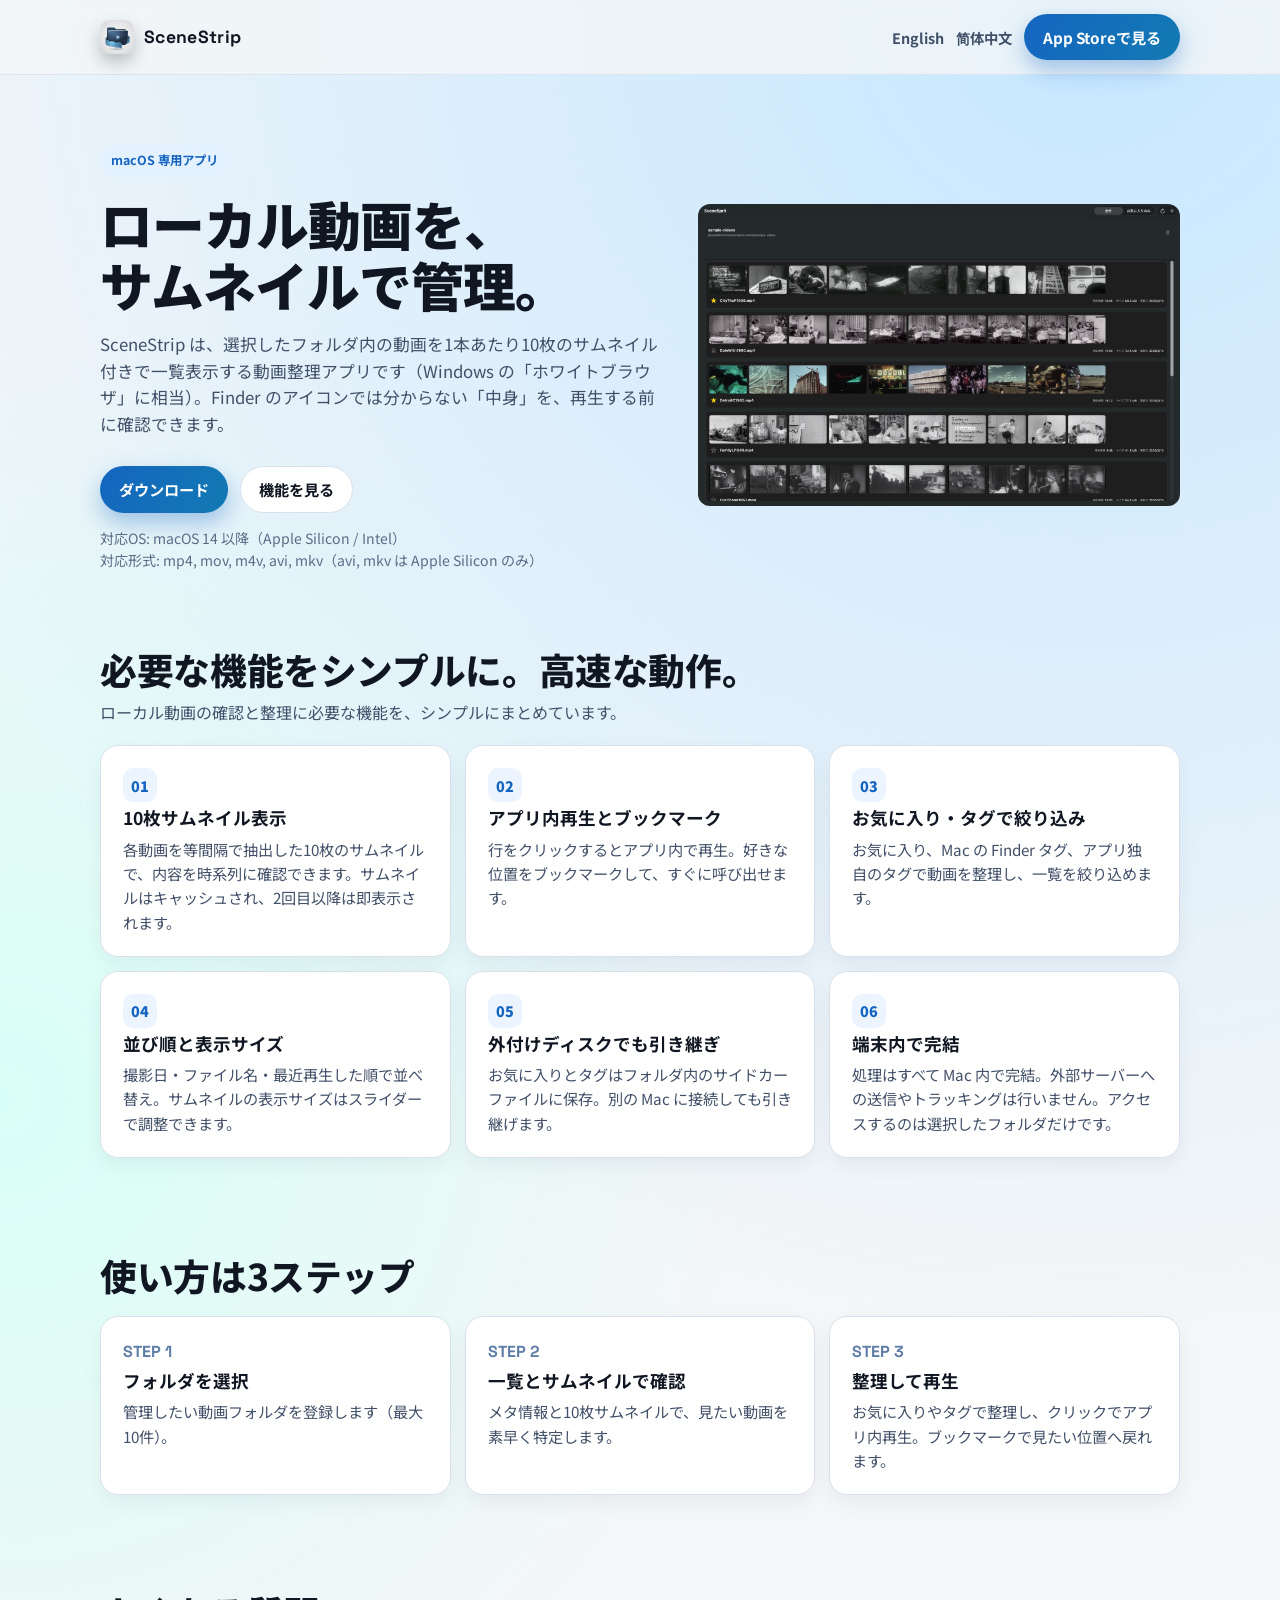
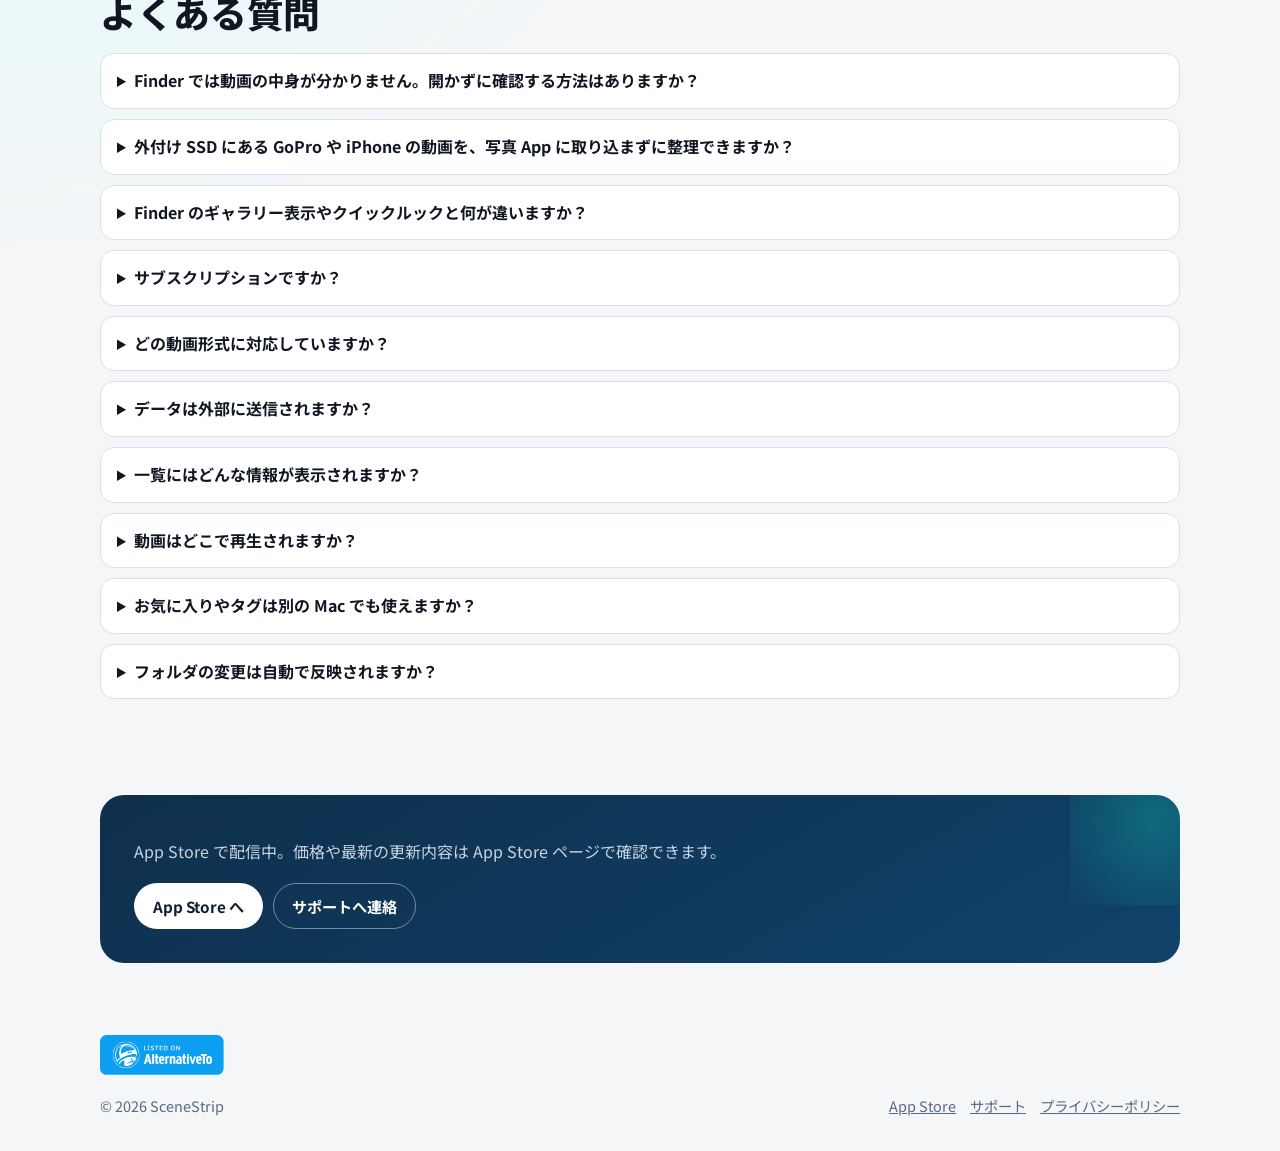
<file: public/index.html>
<!doctype html>
<html lang="ja">
  <head>
    <meta charset="UTF-8" />
    <meta name="viewport" content="width=device-width, initial-scale=1.0" />
    <meta name="google-site-verification" content="QAWB_DFqbJ67yoJN5sh-e6iWXcxPh6-TODOH9izL2sg" />
    <title>SceneStrip | Macで動画をサムネイル一覧で整理・確認するアプリ</title>
    <meta name="description" content="SceneStrip は、フォルダ内のローカル動画を1本あたり10枚のサムネイル付きで一覧表示し、再生前に中身を確認できる macOS 用の動画整理アプリです。お気に入り・Finderタグ・ブックマークに対応。処理はすべて Mac 内で完結します。" />
    <link rel="canonical" href="https://scene-strip.pages.dev/" />
    <link rel="alternate" hreflang="ja" href="https://scene-strip.pages.dev/" />
    <link rel="alternate" hreflang="en" href="https://scene-strip.pages.dev/en/" />
    <link rel="alternate" hreflang="zh-Hans" href="https://scene-strip.pages.dev/zh/" />
    <link rel="alternate" hreflang="x-default" href="https://scene-strip.pages.dev/en/" />
    <meta property="og:site_name" content="SceneStrip" />
    <meta property="og:title" content="SceneStrip | Macで動画をサムネイル一覧で整理・確認するアプリ" />
    <meta property="og:description" content="SceneStrip は、フォルダ内のローカル動画を1本あたり10枚のサムネイル付きで一覧表示し、再生前に中身を確認できる macOS 用の動画整理アプリです。お気に入り・Finderタグ・ブックマークに対応。処理はすべて Mac 内で完結します。" />
    <meta property="og:type" content="website" />
    <meta property="og:url" content="https://scene-strip.pages.dev/" />
    <meta property="og:image" content="https://scene-strip.pages.dev/assets/og.png" />
    <meta property="og:image:width" content="1200" />
    <meta property="og:image:height" content="630" />
    <meta property="og:locale" content="ja_JP" />
    <meta name="twitter:card" content="summary_large_image" />
    <meta name="twitter:title" content="SceneStrip | Macで動画をサムネイル一覧で整理・確認するアプリ" />
    <meta name="twitter:description" content="SceneStrip は、フォルダ内のローカル動画を1本あたり10枚のサムネイル付きで一覧表示し、再生前に中身を確認できる macOS 用の動画整理アプリです。お気に入り・Finderタグ・ブックマークに対応。処理はすべて Mac 内で完結します。" />
    <meta name="twitter:image" content="https://scene-strip.pages.dev/assets/og.png" />
    <meta name="theme-color" content="#102030" />
    <link rel="icon" type="image/png" href="assets/scenestrip-app-icon.png" />
    <link rel="apple-touch-icon" href="assets/scenestrip-app-icon.png" />

    <link rel="preconnect" href="https://fonts.googleapis.com" />
    <link rel="preconnect" href="https://fonts.gstatic.com" crossorigin />
    <link
      href="https://fonts.googleapis.com/css2?family=Noto+Sans+JP:wght@400;500;700;900&family=Space+Grotesk:wght@500;700&display=swap"
      rel="stylesheet"
    />
    <link rel="stylesheet" href="assets/site.css" />
    <script type="application/ld+json">
{
  "@context": "https://schema.org",
  "@type": "SoftwareApplication",
  "name": "SceneStrip",
  "operatingSystem": "macOS 14.0 or later",
  "applicationCategory": "MultimediaApplication",
  "description": "SceneStrip は、フォルダ内のローカル動画を1本あたり10枚のサムネイル付きで一覧表示し、再生前に中身を確認できる macOS 用の動画整理アプリです。お気に入り・Finderタグ・ブックマークに対応。処理はすべて Mac 内で完結します。",
  "url": "https://scene-strip.pages.dev/",
  "image": "https://scene-strip.pages.dev/assets/og.png",
  "installUrl": "https://apps.apple.com/app/id6759131614",
  "author": {
    "@type": "Person",
    "name": "Shinichi Nomura"
  },
  "inLanguage": "ja",
  "sameAs": [
    "https://apps.apple.com/app/id6759131614",
    "https://alternativeto.net/software/scenestrip/"
  ],
  "offers": {
    "@type": "Offer",
    "price": "0",
    "priceCurrency": "JPY",
    "category": "Free with in-app purchase",
    "description": "ダウンロードは無料。管理フォルダ 1 つまで無料で、アプリ内課金（買い切り）で最大 10 フォルダまで解放。",
    "availability": "https://schema.org/InStock",
    "url": "https://apps.apple.com/app/id6759131614"
  }
}
    </script>
    <script type="application/ld+json">
{
  "@context": "https://schema.org",
  "@type": "FAQPage",
  "inLanguage": "ja",
  "mainEntity": [
    {
      "@type": "Question",
      "name": "Finder では動画の中身が分かりません。開かずに確認する方法はありますか？",
      "acceptedAnswer": {
        "@type": "Answer",
        "text": "Finder のアイコンに出るのは先頭付近の 1 コマだけです。SceneStrip はフォルダを登録すると、動画 1 本ごとに最初から最後までを等間隔に抜いた 10 コマを横に並べるので、どのあたりに何が写っているかを再生せずに確認できます。"
      }
    },
    {
      "@type": "Question",
      "name": "外付け SSD にある GoPro や iPhone の動画を、写真 App に取り込まずに整理できますか？",
      "acceptedAnswer": {
        "@type": "Answer",
        "text": "できます。SceneStrip はフォルダをその場で読むだけで、ライブラリへの取り込みやコピーはしません。お気に入りとタグはフォルダ内のサイドカーファイルに保存されるので、SSD ごと別の Mac につないでもそのまま使えます。"
      }
    },
    {
      "@type": "Question",
      "name": "Finder のギャラリー表示やクイックルックと何が違いますか？",
      "acceptedAnswer": {
        "@type": "Answer",
        "text": "ギャラリー表示やクイックルックは 1 本ずつ再生して確認する仕組みです。SceneStrip はフォルダ内の全動画の 10 コマを一覧に並べ、一度作ったサムネイルはキャッシュするので 2 回目以降はすぐ表示されます。お気に入りやタグでの絞り込み、並び替えもできます。"
      }
    },
    {
      "@type": "Question",
      "name": "サブスクリプションですか？",
      "acceptedAnswer": {
        "@type": "Answer",
        "text": "いいえ。ダウンロードは無料で、管理フォルダ 1 つまでは無料で使えます。フォルダを 10 まで登録するには、アプリ内課金（1 回だけの買い切り）で全機能を解放します。価格は App Store ページに表示されます。"
      }
    },
    {
      "@type": "Question",
      "name": "どの動画形式に対応していますか？",
      "acceptedAnswer": {
        "@type": "Answer",
        "text": "標準対応は mp4, mov, m4v, avi, mkv です。avi / mkv は Apple Silicon 環境で対応します。"
      }
    },
    {
      "@type": "Question",
      "name": "データは外部に送信されますか？",
      "acceptedAnswer": {
        "@type": "Answer",
        "text": "いいえ。処理は端末内で完結し、外部サーバー送信やトラッキングは行いません。"
      }
    },
    {
      "@type": "Question",
      "name": "一覧にはどんな情報が表示されますか？",
      "acceptedAnswer": {
        "@type": "Answer",
        "text": "ファイル名、パス、サイズ、更新日時、再生時間、解像度を表示します。"
      }
    },
    {
      "@type": "Question",
      "name": "動画はどこで再生されますか？",
      "acceptedAnswer": {
        "@type": "Answer",
        "text": "行クリックでアプリ内プレイヤーが開きます。設定で macOS の既定アプリで開くように変更することもできます。"
      }
    },
    {
      "@type": "Question",
      "name": "お気に入りやタグは別の Mac でも使えますか？",
      "acceptedAnswer": {
        "@type": "Answer",
        "text": "はい。お気に入りとアプリ独自タグは管理フォルダ内のサイドカーファイルに保存されるため、外付けディスクごと別の Mac に接続しても引き継がれます。"
      }
    },
    {
      "@type": "Question",
      "name": "フォルダの変更は自動で反映されますか？",
      "acceptedAnswer": {
        "@type": "Answer",
        "text": "いいえ。ツールバーの「更新」で差分（追加・変更・削除）だけを再走査します。"
      }
    }
  ]
}
    </script>
  </head>
  <body>
    <header class="topbar">
      <div class="wrap topbar-inner">
        <div class="brand">
          <span class="brand-mark">
            <img src="assets/scenestrip-app-icon.png" alt="SceneStrip icon" />
          </span>
          SceneStrip
        </div>
        <div class="topbar-actions">
          <a class="lang-link" href="en/">English</a>
          <a class="lang-link" href="zh/">简体中文</a>
          <a class="btn btn-primary" href="https://apps.apple.com/jp/app/apple-store/id6759131614?pt=271041&ct=lp-ja&mt=8" target="_blank" rel="noreferrer">App Storeで見る</a>
        </div>
      </div>
    </header>

    <main>
      <section class="hero">
        <div class="wrap hero-grid">
          <div class="reveal">
            <span class="pill">macOS 専用アプリ</span>
            <h1>ローカル動画を、<br />サムネイルで管理。</h1>
            <p>
              SceneStrip は、選択したフォルダ内の動画を1本あたり10枚のサムネイル付きで一覧表示する動画整理アプリです（Windows の「ホワイトブラウザ」に相当）。Finder のアイコンでは分からない「中身」を、再生する前に確認できます。
            </p>
            <div class="hero-actions">
              <a class="btn btn-primary" id="download" href="https://apps.apple.com/jp/app/apple-store/id6759131614?pt=271041&ct=lp-ja&mt=8" target="_blank" rel="noreferrer">ダウンロード</a>
              <a class="btn btn-secondary" href="#features">機能を見る</a>
            </div>
            <div class="hero-note">
              対応OS: macOS 14 以降（Apple Silicon / Intel）<br />対応形式: mp4, mov, m4v, avi, mkv（avi, mkv は Apple Silicon のみ）
            </div>
          </div>

          <aside class="preview reveal d-1" aria-label="SceneStrip の画面（日本語）">
            <img class="preview-shot" src="assets/ja.png" alt="SceneStrip の画面（日本語）" width="3420" height="2146" loading="eager" />
          </aside>
        </div>
      </section>

      <section id="features">
        <div class="wrap">
          <div class="section-head reveal">
            <h2>必要な機能をシンプルに。高速な動作。</h2>
            <p class="lead">ローカル動画の確認と整理に必要な機能を、シンプルにまとめています。</p>
          </div>

          <div class="feature-grid">
            <article class="card reveal d-1">
              <div class="badge">01</div>
              <h3>10枚サムネイル表示</h3>
              <p>各動画を等間隔で抽出した10枚のサムネイルで、内容を時系列に確認できます。サムネイルはキャッシュされ、2回目以降は即表示されます。</p>
            </article>
            <article class="card reveal d-1">
              <div class="badge">02</div>
              <h3>アプリ内再生とブックマーク</h3>
              <p>行をクリックするとアプリ内で再生。好きな位置をブックマークして、すぐに呼び出せます。</p>
            </article>
            <article class="card reveal d-1">
              <div class="badge">03</div>
              <h3>お気に入り・タグで絞り込み</h3>
              <p>お気に入り、Mac の Finder タグ、アプリ独自のタグで動画を整理し、一覧を絞り込めます。</p>
            </article>
            <article class="card reveal d-1">
              <div class="badge">04</div>
              <h3>並び順と表示サイズ</h3>
              <p>撮影日・ファイル名・最近再生した順で並べ替え。サムネイルの表示サイズはスライダーで調整できます。</p>
            </article>
            <article class="card reveal d-1">
              <div class="badge">05</div>
              <h3>外付けディスクでも引き継ぎ</h3>
              <p>お気に入りとタグはフォルダ内のサイドカーファイルに保存。別の Mac に接続しても引き継げます。</p>
            </article>
            <article class="card reveal d-1">
              <div class="badge">06</div>
              <h3>端末内で完結</h3>
              <p>処理はすべて Mac 内で完結。外部サーバーへの送信やトラッキングは行いません。アクセスするのは選択したフォルダだけです。</p>
            </article>
          </div>
        </div>
      </section>

      <section>
        <div class="wrap">
          <div class="section-head reveal">
            <h2>使い方は3ステップ</h2>
          </div>
          <div class="steps">
            <article class="card reveal d-1">
              <div class="step-number">STEP 1</div>
              <h3>フォルダを選択</h3>
              <p>管理したい動画フォルダを登録します（最大10件）。</p>
            </article>
            <article class="card reveal d-1">
              <div class="step-number">STEP 2</div>
              <h3>一覧とサムネイルで確認</h3>
              <p>メタ情報と10枚サムネイルで、見たい動画を素早く特定します。</p>
            </article>
            <article class="card reveal d-1">
              <div class="step-number">STEP 3</div>
              <h3>整理して再生</h3>
              <p>お気に入りやタグで整理し、クリックでアプリ内再生。ブックマークで見たい位置へ戻れます。</p>
            </article>
          </div>
        </div>
      </section>

      <section id="faq">
        <div class="wrap">
          <div class="section-head reveal">
            <h2>よくある質問</h2>
          </div>
          <div class="faq">
            <details class="reveal d-1">
              <summary>Finder では動画の中身が分かりません。開かずに確認する方法はありますか？</summary>
              <p>Finder のアイコンに出るのは先頭付近の 1 コマだけです。SceneStrip はフォルダを登録すると、動画 1 本ごとに最初から最後までを等間隔に抜いた 10 コマを横に並べるので、どのあたりに何が写っているかを再生せずに確認できます。</p>
            </details>
            <details class="reveal d-1">
              <summary>外付け SSD にある GoPro や iPhone の動画を、写真 App に取り込まずに整理できますか？</summary>
              <p>できます。SceneStrip はフォルダをその場で読むだけで、ライブラリへの取り込みやコピーはしません。お気に入りとタグはフォルダ内のサイドカーファイルに保存されるので、SSD ごと別の Mac につないでもそのまま使えます。</p>
            </details>
            <details class="reveal d-1">
              <summary>Finder のギャラリー表示やクイックルックと何が違いますか？</summary>
              <p>ギャラリー表示やクイックルックは 1 本ずつ再生して確認する仕組みです。SceneStrip はフォルダ内の全動画の 10 コマを一覧に並べ、一度作ったサムネイルはキャッシュするので 2 回目以降はすぐ表示されます。お気に入りやタグでの絞り込み、並び替えもできます。</p>
            </details>
            <details class="reveal d-1">
              <summary>サブスクリプションですか？</summary>
              <p>いいえ。ダウンロードは無料で、管理フォルダ 1 つまでは無料で使えます。フォルダを 10 まで登録するには、アプリ内課金（1 回だけの買い切り）で全機能を解放します。価格は App Store ページに表示されます。</p>
            </details>
            <details class="reveal d-1">
              <summary>どの動画形式に対応していますか？</summary>
              <p>標準対応は mp4, mov, m4v, avi, mkv です。avi / mkv は Apple Silicon 環境で対応します。</p>
            </details>
            <details class="reveal d-1">
              <summary>データは外部に送信されますか？</summary>
              <p>いいえ。処理は端末内で完結し、外部サーバー送信やトラッキングは行いません。</p>
            </details>
            <details class="reveal d-1">
              <summary>一覧にはどんな情報が表示されますか？</summary>
              <p>ファイル名、パス、サイズ、更新日時、再生時間、解像度を表示します。</p>
            </details>
            <details class="reveal d-1">
              <summary>動画はどこで再生されますか？</summary>
              <p>行クリックでアプリ内プレイヤーが開きます。設定で macOS の既定アプリで開くように変更することもできます。</p>
            </details>
            <details class="reveal d-1">
              <summary>お気に入りやタグは別の Mac でも使えますか？</summary>
              <p>はい。お気に入りとアプリ独自タグは管理フォルダ内のサイドカーファイルに保存されるため、外付けディスクごと別の Mac に接続しても引き継がれます。</p>
            </details>
            <details class="reveal d-1">
              <summary>フォルダの変更は自動で反映されますか？</summary>
              <p>いいえ。ツールバーの「更新」で差分（追加・変更・削除）だけを再走査します。</p>
            </details>
          </div>
        </div>
      </section>

      <section>
        <div class="wrap">
          <div class="cta reveal d-2">
            <p>App Store で配信中。価格や最新の更新内容は App Store ページで確認できます。</p>
            <div class="cta-actions">
              <a class="btn btn-light" href="https://apps.apple.com/jp/app/apple-store/id6759131614?pt=271041&ct=lp-ja&mt=8" target="_blank" rel="noreferrer">App Store へ</a>
              <a class="btn btn-ghost" href="support/">サポートへ連絡</a>
            </div>
          </div>
        </div>
      </section>
    </main>

    <footer>
      <div class="wrap footer-badges">
        <a href="https://alternativeto.net/software/scenestrip/about/?utm_source=badge&amp;utm_medium=referral" target="_blank" rel="noreferrer">
          <img src="assets/alternativeto-badge.svg" alt="SceneStrip | AlternativeTo" width="124" height="40" loading="lazy" />
        </a>
      </div>
      <div class="wrap footer-row">
        <div>© 2026 SceneStrip</div>
        <nav class="footer-links" aria-label="フッターリンク">
          <a href="https://apps.apple.com/jp/app/apple-store/id6759131614?pt=271041&ct=lp-ja&mt=8" target="_blank" rel="noreferrer">App Store</a>
          <a href="support/">サポート</a>
          <a href="https://docs.google.com/document/d/150o3WdF3f2SHwpboAF20QNckcXBUy5A-2OUkiviFxxc/edit?tab=t.0#heading=h.ix85kdkygujk" target="_blank" rel="noreferrer">プライバシーポリシー</a>
        </nav>
      </div>
    </footer>
  </body>
</html>
</file>
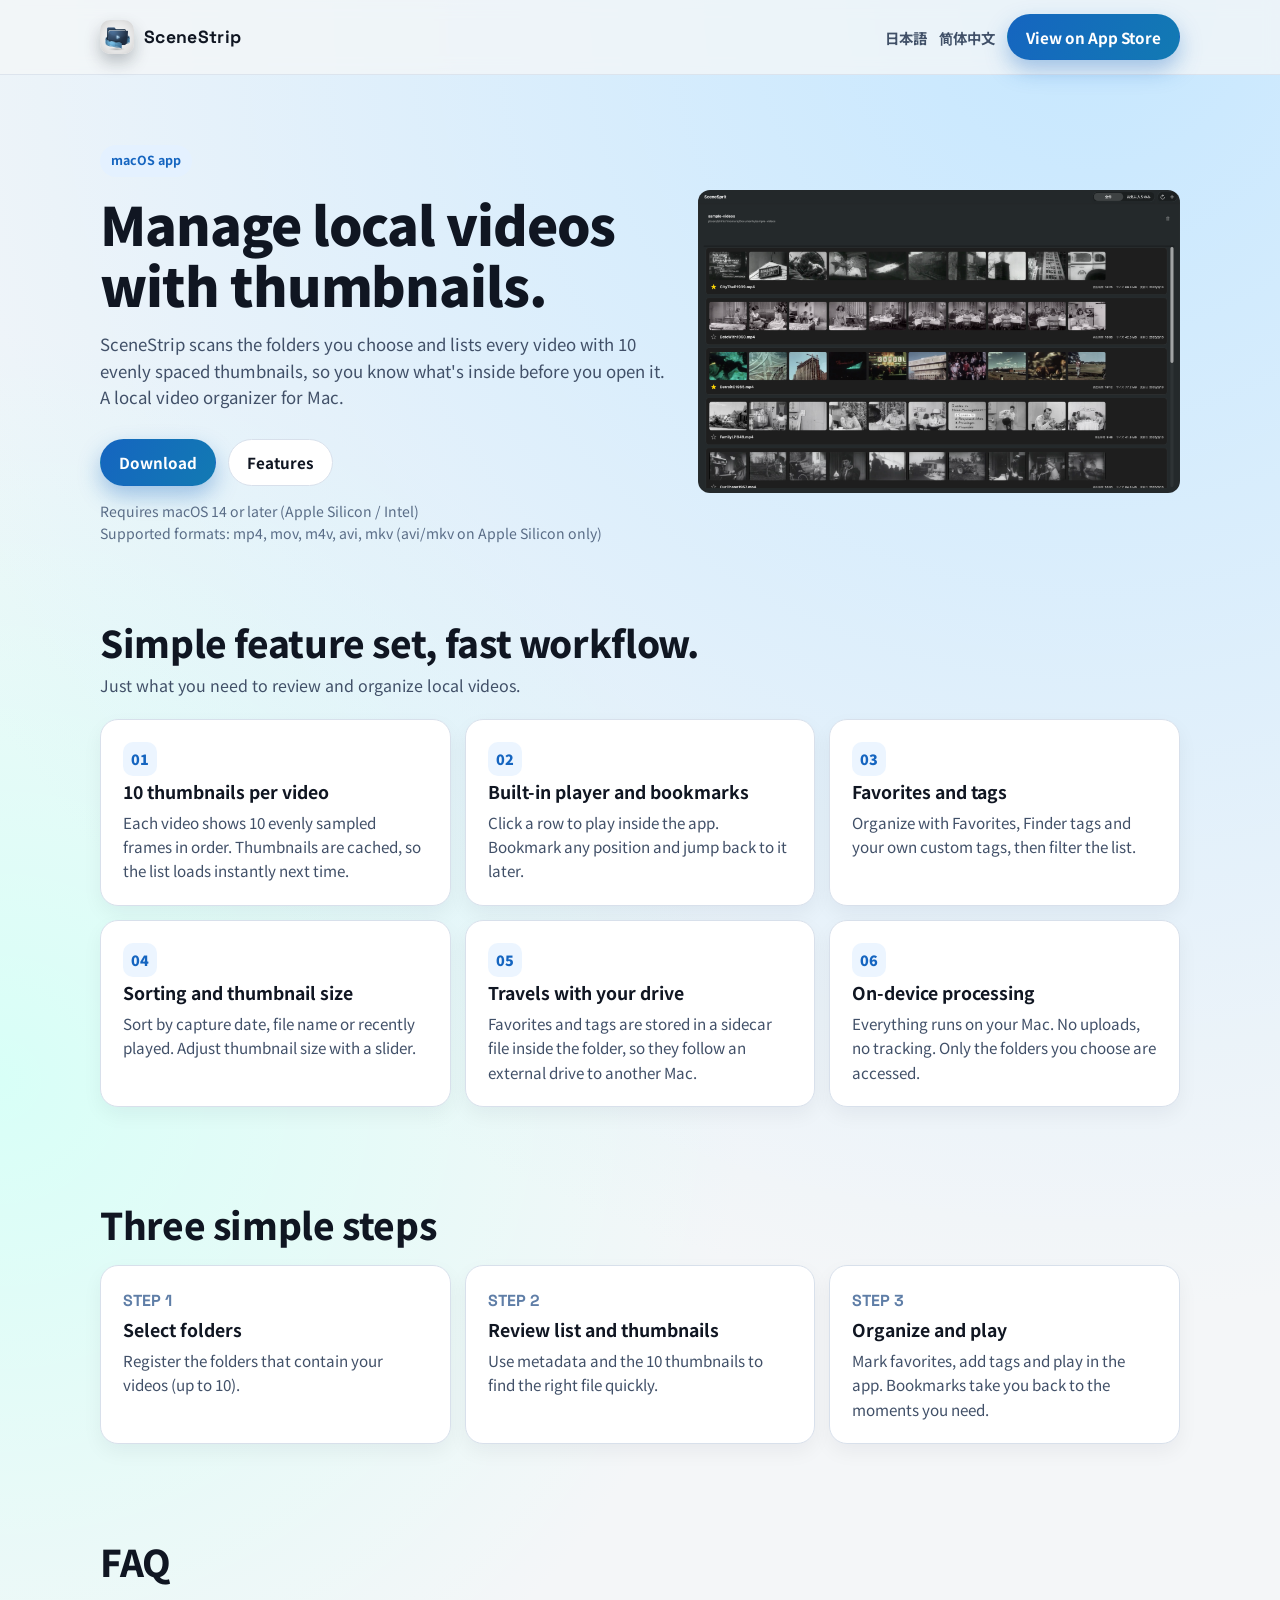
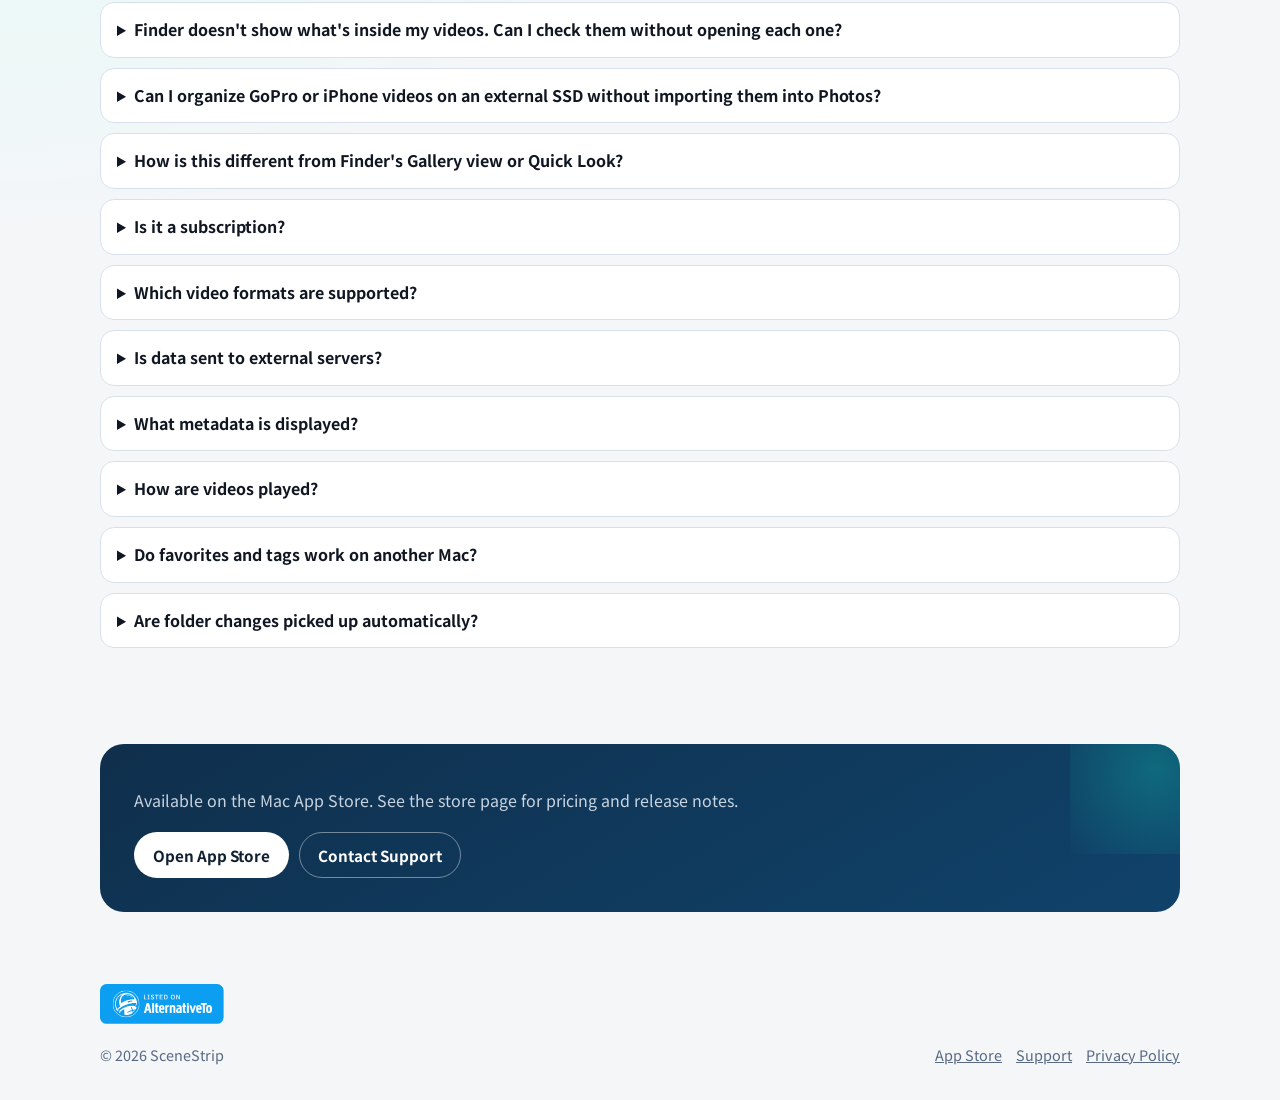
<file: public/en/index.html>
<!doctype html>
<html lang="en">
  <head>
    <meta charset="UTF-8" />
    <meta name="viewport" content="width=device-width, initial-scale=1.0" />
    <meta name="google-site-verification" content="QAWB_DFqbJ67yoJN5sh-e6iWXcxPh6-TODOH9izL2sg" />
    <title>SceneStrip | Video thumbnail browser and organizer for Mac</title>
    <meta name="description" content="SceneStrip lists the local videos in your folders with 10 thumbnails per file, so you can see what's inside before you press play. Favorites, Finder tags and bookmarks included. Everything runs on your Mac." />
    <link rel="canonical" href="https://scene-strip.pages.dev/en/" />
    <link rel="alternate" hreflang="ja" href="https://scene-strip.pages.dev/" />
    <link rel="alternate" hreflang="en" href="https://scene-strip.pages.dev/en/" />
    <link rel="alternate" hreflang="zh-Hans" href="https://scene-strip.pages.dev/zh/" />
    <link rel="alternate" hreflang="x-default" href="https://scene-strip.pages.dev/en/" />
    <meta property="og:site_name" content="SceneStrip" />
    <meta property="og:title" content="SceneStrip | Video thumbnail browser and organizer for Mac" />
    <meta property="og:description" content="SceneStrip lists the local videos in your folders with 10 thumbnails per file, so you can see what's inside before you press play. Favorites, Finder tags and bookmarks included. Everything runs on your Mac." />
    <meta property="og:type" content="website" />
    <meta property="og:url" content="https://scene-strip.pages.dev/en/" />
    <meta property="og:image" content="https://scene-strip.pages.dev/assets/og.png" />
    <meta property="og:image:width" content="1200" />
    <meta property="og:image:height" content="630" />
    <meta property="og:locale" content="en_US" />
    <meta name="twitter:card" content="summary_large_image" />
    <meta name="twitter:title" content="SceneStrip | Video thumbnail browser and organizer for Mac" />
    <meta name="twitter:description" content="SceneStrip lists the local videos in your folders with 10 thumbnails per file, so you can see what's inside before you press play. Favorites, Finder tags and bookmarks included. Everything runs on your Mac." />
    <meta name="twitter:image" content="https://scene-strip.pages.dev/assets/og.png" />
    <meta name="theme-color" content="#102030" />
    <link rel="icon" type="image/png" href="../assets/scenestrip-app-icon.png" />
    <link rel="apple-touch-icon" href="../assets/scenestrip-app-icon.png" />

    <link rel="preconnect" href="https://fonts.googleapis.com" />
    <link rel="preconnect" href="https://fonts.gstatic.com" crossorigin />
    <link
      href="https://fonts.googleapis.com/css2?family=Noto+Sans+JP:wght@400;500;700;900&family=Space+Grotesk:wght@500;700&display=swap"
      rel="stylesheet"
    />
    <link rel="stylesheet" href="../assets/site.css" />
    <script type="application/ld+json">
{
  "@context": "https://schema.org",
  "@type": "SoftwareApplication",
  "name": "SceneStrip",
  "operatingSystem": "macOS 14.0 or later",
  "applicationCategory": "MultimediaApplication",
  "description": "SceneStrip lists the local videos in your folders with 10 thumbnails per file, so you can see what's inside before you press play. Favorites, Finder tags and bookmarks included. Everything runs on your Mac.",
  "url": "https://scene-strip.pages.dev/en/",
  "image": "https://scene-strip.pages.dev/assets/og.png",
  "installUrl": "https://apps.apple.com/app/id6759131614",
  "author": {
    "@type": "Person",
    "name": "Shinichi Nomura"
  },
  "inLanguage": "en",
  "sameAs": [
    "https://apps.apple.com/app/id6759131614",
    "https://alternativeto.net/software/scenestrip/"
  ],
  "offers": {
    "@type": "Offer",
    "price": "0",
    "priceCurrency": "USD",
    "category": "Free with in-app purchase",
    "description": "Free to download. One managed folder is free; a one-time in-app purchase unlocks up to 10 folders.",
    "availability": "https://schema.org/InStock",
    "url": "https://apps.apple.com/app/id6759131614"
  }
}
    </script>
    <script type="application/ld+json">
{
  "@context": "https://schema.org",
  "@type": "FAQPage",
  "inLanguage": "en",
  "mainEntity": [
    {
      "@type": "Question",
      "name": "Finder doesn't show what's inside my videos. Can I check them without opening each one?",
      "acceptedAnswer": {
        "@type": "Answer",
        "text": "Finder's icon shows only one frame from near the start. When you add a folder to SceneStrip, each video gets 10 frames taken at equal intervals from start to end, laid out in a row, so you can see roughly what happens where without pressing play."
      }
    },
    {
      "@type": "Question",
      "name": "Can I organize GoPro or iPhone videos on an external SSD without importing them into Photos?",
      "acceptedAnswer": {
        "@type": "Answer",
        "text": "Yes. SceneStrip reads the folder in place and never imports or copies files. Favorites and tags are saved in a sidecar file inside the folder, so they come along when you plug the SSD into another Mac."
      }
    },
    {
      "@type": "Question",
      "name": "How is this different from Finder's Gallery view or Quick Look?",
      "acceptedAnswer": {
        "@type": "Answer",
        "text": "Gallery view and Quick Look still play one video at a time. SceneStrip lists 10 frames for every video in the folder at once, caches them so the list opens instantly next time, and lets you filter by favorites and tags and change the sort order."
      }
    },
    {
      "@type": "Question",
      "name": "Is it a subscription?",
      "acceptedAnswer": {
        "@type": "Answer",
        "text": "No. SceneStrip is free to download and stays free with one folder. To register up to 10 folders, unlock the full version with a one-time in-app purchase. The price is shown on the App Store page."
      }
    },
    {
      "@type": "Question",
      "name": "Which video formats are supported?",
      "acceptedAnswer": {
        "@type": "Answer",
        "text": "Standard support includes mp4, mov, m4v, avi and mkv. avi/mkv support is available on Apple Silicon."
      }
    },
    {
      "@type": "Question",
      "name": "Is data sent to external servers?",
      "acceptedAnswer": {
        "@type": "Answer",
        "text": "No. Processing stays on your device, with no external uploads and no tracking."
      }
    },
    {
      "@type": "Question",
      "name": "What metadata is displayed?",
      "acceptedAnswer": {
        "@type": "Answer",
        "text": "File name, path, size, modified date, duration and resolution."
      }
    },
    {
      "@type": "Question",
      "name": "How are videos played?",
      "acceptedAnswer": {
        "@type": "Answer",
        "text": "Clicking a row opens the built-in player. You can switch to your default macOS player in Settings."
      }
    },
    {
      "@type": "Question",
      "name": "Do favorites and tags work on another Mac?",
      "acceptedAnswer": {
        "@type": "Answer",
        "text": "Yes. Favorites and custom tags are saved in a sidecar file inside the managed folder, so they follow an external drive to another Mac."
      }
    },
    {
      "@type": "Question",
      "name": "Are folder changes picked up automatically?",
      "acceptedAnswer": {
        "@type": "Answer",
        "text": "No. Click Refresh in the toolbar to rescan only what was added, changed or removed."
      }
    }
  ]
}
    </script>
  </head>
  <body>
    <header class="topbar">
      <div class="wrap topbar-inner">
        <div class="brand">
          <span class="brand-mark">
            <img src="../assets/scenestrip-app-icon.png" alt="SceneStrip icon" />
          </span>
          SceneStrip
        </div>
        <div class="topbar-actions">
          <a class="lang-link" href="../">日本語</a>
          <a class="lang-link" href="../zh/">简体中文</a>
          <a class="btn btn-primary" href="https://apps.apple.com/app/apple-store/id6759131614?pt=271041&ct=lp-en&mt=8" target="_blank" rel="noreferrer">View on App Store</a>
        </div>
      </div>
    </header>

    <main>
      <section class="hero">
        <div class="wrap hero-grid">
          <div class="reveal">
            <span class="pill">macOS app</span>
            <h1>Manage local videos<br />with thumbnails.</h1>
            <p>
              SceneStrip scans the folders you choose and lists every video with 10 evenly spaced thumbnails, so you know what's inside before you open it. A local video organizer for Mac.
            </p>
            <div class="hero-actions">
              <a class="btn btn-primary" id="download" href="https://apps.apple.com/app/apple-store/id6759131614?pt=271041&ct=lp-en&mt=8" target="_blank" rel="noreferrer">Download</a>
              <a class="btn btn-secondary" href="#features">Features</a>
            </div>
            <div class="hero-note">
              Requires macOS 14 or later (Apple Silicon / Intel)<br />Supported formats: mp4, mov, m4v, avi, mkv (avi/mkv on Apple Silicon only)
            </div>
          </div>

          <aside class="preview reveal d-1" aria-label="SceneStrip screenshot">
            <img class="preview-shot" src="../assets/ja.png" alt="SceneStrip screenshot" width="3420" height="2146" loading="eager" />
          </aside>
        </div>
      </section>

      <section id="features">
        <div class="wrap">
          <div class="section-head reveal">
            <h2>Simple feature set, fast workflow.</h2>
            <p class="lead">Just what you need to review and organize local videos.</p>
          </div>

          <div class="feature-grid">
            <article class="card reveal d-1">
              <div class="badge">01</div>
              <h3>10 thumbnails per video</h3>
              <p>Each video shows 10 evenly sampled frames in order. Thumbnails are cached, so the list loads instantly next time.</p>
            </article>
            <article class="card reveal d-1">
              <div class="badge">02</div>
              <h3>Built-in player and bookmarks</h3>
              <p>Click a row to play inside the app. Bookmark any position and jump back to it later.</p>
            </article>
            <article class="card reveal d-1">
              <div class="badge">03</div>
              <h3>Favorites and tags</h3>
              <p>Organize with Favorites, Finder tags and your own custom tags, then filter the list.</p>
            </article>
            <article class="card reveal d-1">
              <div class="badge">04</div>
              <h3>Sorting and thumbnail size</h3>
              <p>Sort by capture date, file name or recently played. Adjust thumbnail size with a slider.</p>
            </article>
            <article class="card reveal d-1">
              <div class="badge">05</div>
              <h3>Travels with your drive</h3>
              <p>Favorites and tags are stored in a sidecar file inside the folder, so they follow an external drive to another Mac.</p>
            </article>
            <article class="card reveal d-1">
              <div class="badge">06</div>
              <h3>On-device processing</h3>
              <p>Everything runs on your Mac. No uploads, no tracking. Only the folders you choose are accessed.</p>
            </article>
          </div>
        </div>
      </section>

      <section>
        <div class="wrap">
          <div class="section-head reveal">
            <h2>Three simple steps</h2>
          </div>
          <div class="steps">
            <article class="card reveal d-1">
              <div class="step-number">STEP 1</div>
              <h3>Select folders</h3>
              <p>Register the folders that contain your videos (up to 10).</p>
            </article>
            <article class="card reveal d-1">
              <div class="step-number">STEP 2</div>
              <h3>Review list and thumbnails</h3>
              <p>Use metadata and the 10 thumbnails to find the right file quickly.</p>
            </article>
            <article class="card reveal d-1">
              <div class="step-number">STEP 3</div>
              <h3>Organize and play</h3>
              <p>Mark favorites, add tags and play in the app. Bookmarks take you back to the moments you need.</p>
            </article>
          </div>
        </div>
      </section>

      <section id="faq">
        <div class="wrap">
          <div class="section-head reveal">
            <h2>FAQ</h2>
          </div>
          <div class="faq">
            <details class="reveal d-1">
              <summary>Finder doesn't show what's inside my videos. Can I check them without opening each one?</summary>
              <p>Finder's icon shows only one frame from near the start. When you add a folder to SceneStrip, each video gets 10 frames taken at equal intervals from start to end, laid out in a row, so you can see roughly what happens where without pressing play.</p>
            </details>
            <details class="reveal d-1">
              <summary>Can I organize GoPro or iPhone videos on an external SSD without importing them into Photos?</summary>
              <p>Yes. SceneStrip reads the folder in place and never imports or copies files. Favorites and tags are saved in a sidecar file inside the folder, so they come along when you plug the SSD into another Mac.</p>
            </details>
            <details class="reveal d-1">
              <summary>How is this different from Finder's Gallery view or Quick Look?</summary>
              <p>Gallery view and Quick Look still play one video at a time. SceneStrip lists 10 frames for every video in the folder at once, caches them so the list opens instantly next time, and lets you filter by favorites and tags and change the sort order.</p>
            </details>
            <details class="reveal d-1">
              <summary>Is it a subscription?</summary>
              <p>No. SceneStrip is free to download and stays free with one folder. To register up to 10 folders, unlock the full version with a one-time in-app purchase. The price is shown on the App Store page.</p>
            </details>
            <details class="reveal d-1">
              <summary>Which video formats are supported?</summary>
              <p>Standard support includes mp4, mov, m4v, avi and mkv. avi/mkv support is available on Apple Silicon.</p>
            </details>
            <details class="reveal d-1">
              <summary>Is data sent to external servers?</summary>
              <p>No. Processing stays on your device, with no external uploads and no tracking.</p>
            </details>
            <details class="reveal d-1">
              <summary>What metadata is displayed?</summary>
              <p>File name, path, size, modified date, duration and resolution.</p>
            </details>
            <details class="reveal d-1">
              <summary>How are videos played?</summary>
              <p>Clicking a row opens the built-in player. You can switch to your default macOS player in Settings.</p>
            </details>
            <details class="reveal d-1">
              <summary>Do favorites and tags work on another Mac?</summary>
              <p>Yes. Favorites and custom tags are saved in a sidecar file inside the managed folder, so they follow an external drive to another Mac.</p>
            </details>
            <details class="reveal d-1">
              <summary>Are folder changes picked up automatically?</summary>
              <p>No. Click Refresh in the toolbar to rescan only what was added, changed or removed.</p>
            </details>
          </div>
        </div>
      </section>

      <section>
        <div class="wrap">
          <div class="cta reveal d-2">
            <p>Available on the Mac App Store. See the store page for pricing and release notes.</p>
            <div class="cta-actions">
              <a class="btn btn-light" href="https://apps.apple.com/app/apple-store/id6759131614?pt=271041&ct=lp-en&mt=8" target="_blank" rel="noreferrer">Open App Store</a>
              <a class="btn btn-ghost" href="../support/">Contact Support</a>
            </div>
          </div>
        </div>
      </section>
    </main>

    <footer>
      <div class="wrap footer-badges">
        <a href="https://alternativeto.net/software/scenestrip/about/?utm_source=badge&amp;utm_medium=referral" target="_blank" rel="noreferrer">
          <img src="../assets/alternativeto-badge.svg" alt="SceneStrip | AlternativeTo" width="124" height="40" loading="lazy" />
        </a>
      </div>
      <div class="wrap footer-row">
        <div>© 2026 SceneStrip</div>
        <nav class="footer-links" aria-label="Footer links">
          <a href="https://apps.apple.com/app/apple-store/id6759131614?pt=271041&ct=lp-en&mt=8" target="_blank" rel="noreferrer">App Store</a>
          <a href="../support/">Support</a>
          <a href="https://docs.google.com/document/d/1pVm2S9oHly6JCmbHHAyeSXmJsscQcIaRNTYm9WiJyhc/edit?tab=t.0#heading=h.snxzxwqq87kl" target="_blank" rel="noreferrer">Privacy Policy</a>
        </nav>
      </div>
    </footer>
  </body>
</html>
</file>
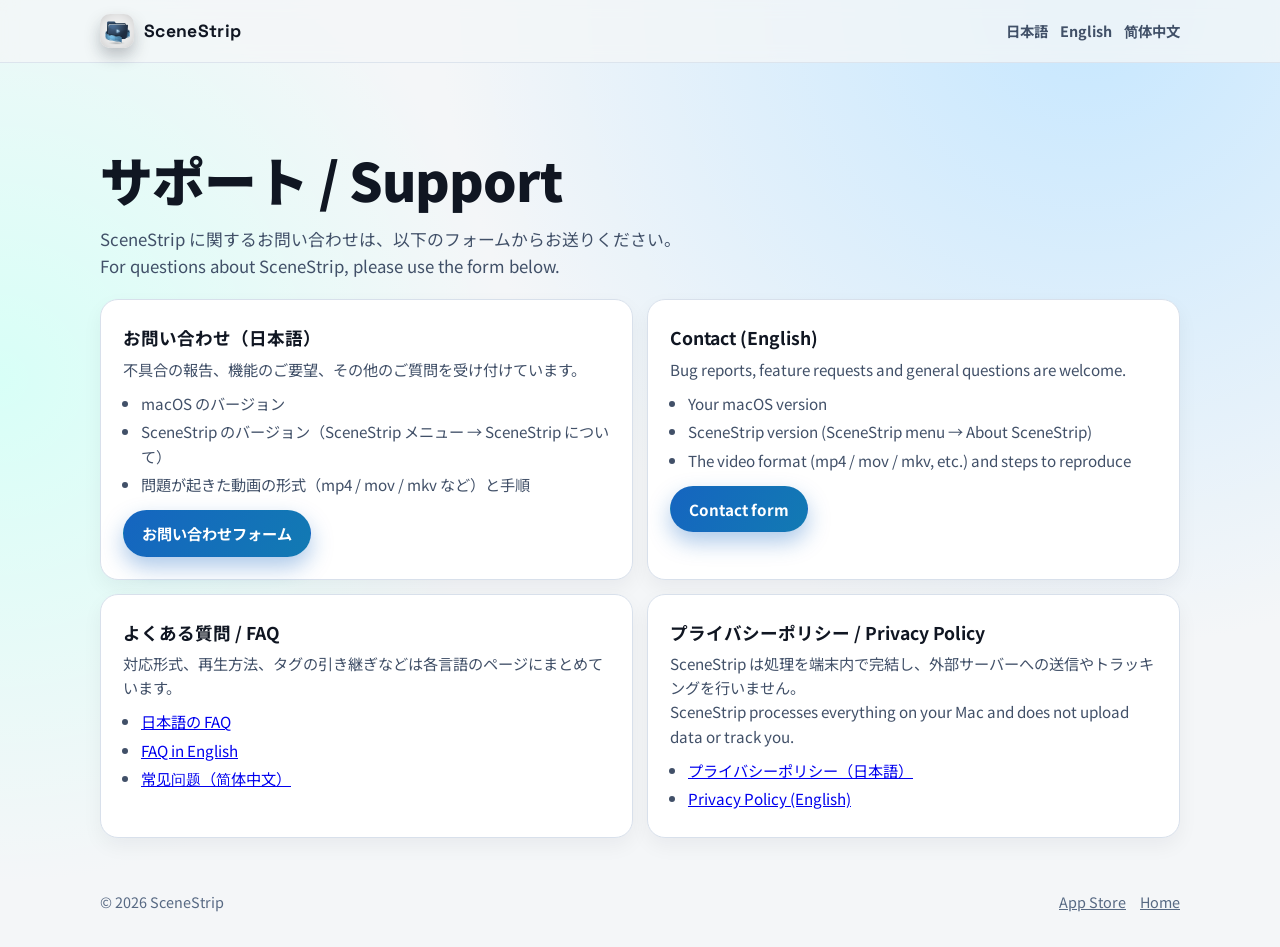
<file: public/support/index.html>
<!doctype html>
<html lang="ja">
  <head>
    <meta charset="UTF-8" />
    <meta name="viewport" content="width=device-width, initial-scale=1.0" />
    <title>SceneStrip サポート | Support</title>
    <meta name="description" content="SceneStrip（macOS 用ローカル動画整理アプリ）のサポート窓口・よくある質問・プライバシーポリシーへの案内。SceneStrip support: contact form, FAQ and privacy policy." />
    <link rel="canonical" href="https://scene-strip.pages.dev/support/" />
    <meta name="robots" content="noindex, follow" />
    <meta name="theme-color" content="#102030" />
    <link rel="icon" type="image/png" href="../assets/scenestrip-app-icon.png" />
    <link rel="preconnect" href="https://fonts.googleapis.com" />
    <link rel="preconnect" href="https://fonts.gstatic.com" crossorigin />
    <link
      href="https://fonts.googleapis.com/css2?family=Noto+Sans+JP:wght@400;500;700;900&family=Space+Grotesk:wght@500;700&display=swap"
      rel="stylesheet"
    />
    <link rel="stylesheet" href="../assets/site.css" />
    <style>
      .support-grid { display: grid; grid-template-columns: repeat(2, minmax(0, 1fr)); gap: 14px; }
      .support-grid .card ul { margin: 10px 0 0; padding-left: 18px; color: var(--ink-1); font-size: 0.95rem; }
      .support-grid .card li { margin: 4px 0; }
      @media (max-width: 760px) { .support-grid { grid-template-columns: 1fr; } }
    </style>
  </head>
  <body>
    <header class="topbar">
      <div class="wrap topbar-inner">
        <div class="brand">
          <span class="brand-mark">
            <img src="../assets/scenestrip-app-icon.png" alt="SceneStrip icon" />
          </span>
          SceneStrip
        </div>
        <div class="topbar-actions">
          <a class="lang-link" href="../">日本語</a>
          <a class="lang-link" href="../en/">English</a>
          <a class="lang-link" href="../zh/">简体中文</a>
        </div>
      </div>
    </header>

    <main>
      <section class="hero">
        <div class="wrap">
          <div class="section-head reveal">
            <h1>サポート / Support</h1>
            <p class="lead">SceneStrip に関するお問い合わせは、以下のフォームからお送りください。<br />For questions about SceneStrip, please use the form below.</p>
          </div>
          <div class="support-grid">
            <article class="card reveal d-1">
              <h3>お問い合わせ（日本語）</h3>
              <p>不具合の報告、機能のご要望、その他のご質問を受け付けています。</p>
              <ul>
                <li>macOS のバージョン</li>
                <li>SceneStrip のバージョン（SceneStrip メニュー → SceneStrip について）</li>
                <li>問題が起きた動画の形式（mp4 / mov / mkv など）と手順</li>
              </ul>
              <p style="margin-top: 14px"><a class="btn btn-primary" href="https://forms.gle/4u6ZD7acUpVw8z4b6" target="_blank" rel="noreferrer">お問い合わせフォーム</a></p>
            </article>
            <article class="card reveal d-1">
              <h3>Contact (English)</h3>
              <p>Bug reports, feature requests and general questions are welcome.</p>
              <ul>
                <li>Your macOS version</li>
                <li>SceneStrip version (SceneStrip menu → About SceneStrip)</li>
                <li>The video format (mp4 / mov / mkv, etc.) and steps to reproduce</li>
              </ul>
              <p style="margin-top: 14px"><a class="btn btn-primary" href="https://forms.gle/RErxR7UYiTxx3KSh8" target="_blank" rel="noreferrer">Contact form</a></p>
            </article>
            <article class="card reveal d-1">
              <h3>よくある質問 / FAQ</h3>
              <p>対応形式、再生方法、タグの引き継ぎなどは各言語のページにまとめています。</p>
              <ul>
                <li><a href="../#faq">日本語の FAQ</a></li>
                <li><a href="../en/#faq">FAQ in English</a></li>
                <li><a href="../zh/#faq">常见问题（简体中文）</a></li>
              </ul>
            </article>
            <article class="card reveal d-1">
              <h3>プライバシーポリシー / Privacy Policy</h3>
              <p>SceneStrip は処理を端末内で完結し、外部サーバーへの送信やトラッキングを行いません。<br />SceneStrip processes everything on your Mac and does not upload data or track you.</p>
              <ul>
                <li><a href="https://docs.google.com/document/d/150o3WdF3f2SHwpboAF20QNckcXBUy5A-2OUkiviFxxc/edit?tab=t.0#heading=h.ix85kdkygujk" target="_blank" rel="noreferrer">プライバシーポリシー（日本語）</a></li>
                <li><a href="https://docs.google.com/document/d/1pVm2S9oHly6JCmbHHAyeSXmJsscQcIaRNTYm9WiJyhc/edit?tab=t.0#heading=h.snxzxwqq87kl" target="_blank" rel="noreferrer">Privacy Policy (English)</a></li>
              </ul>
            </article>
          </div>
        </div>
      </section>
    </main>

    <footer>
      <div class="wrap footer-row">
        <div>© 2026 SceneStrip</div>
        <nav class="footer-links" aria-label="Footer links">
          <a href="https://apps.apple.com/app/apple-store/id6759131614?pt=271041&ct=support-page&mt=8" target="_blank" rel="noreferrer">App Store</a>
          <a href="../">Home</a>
        </nav>
      </div>
    </footer>
  </body>
</html>
</file>
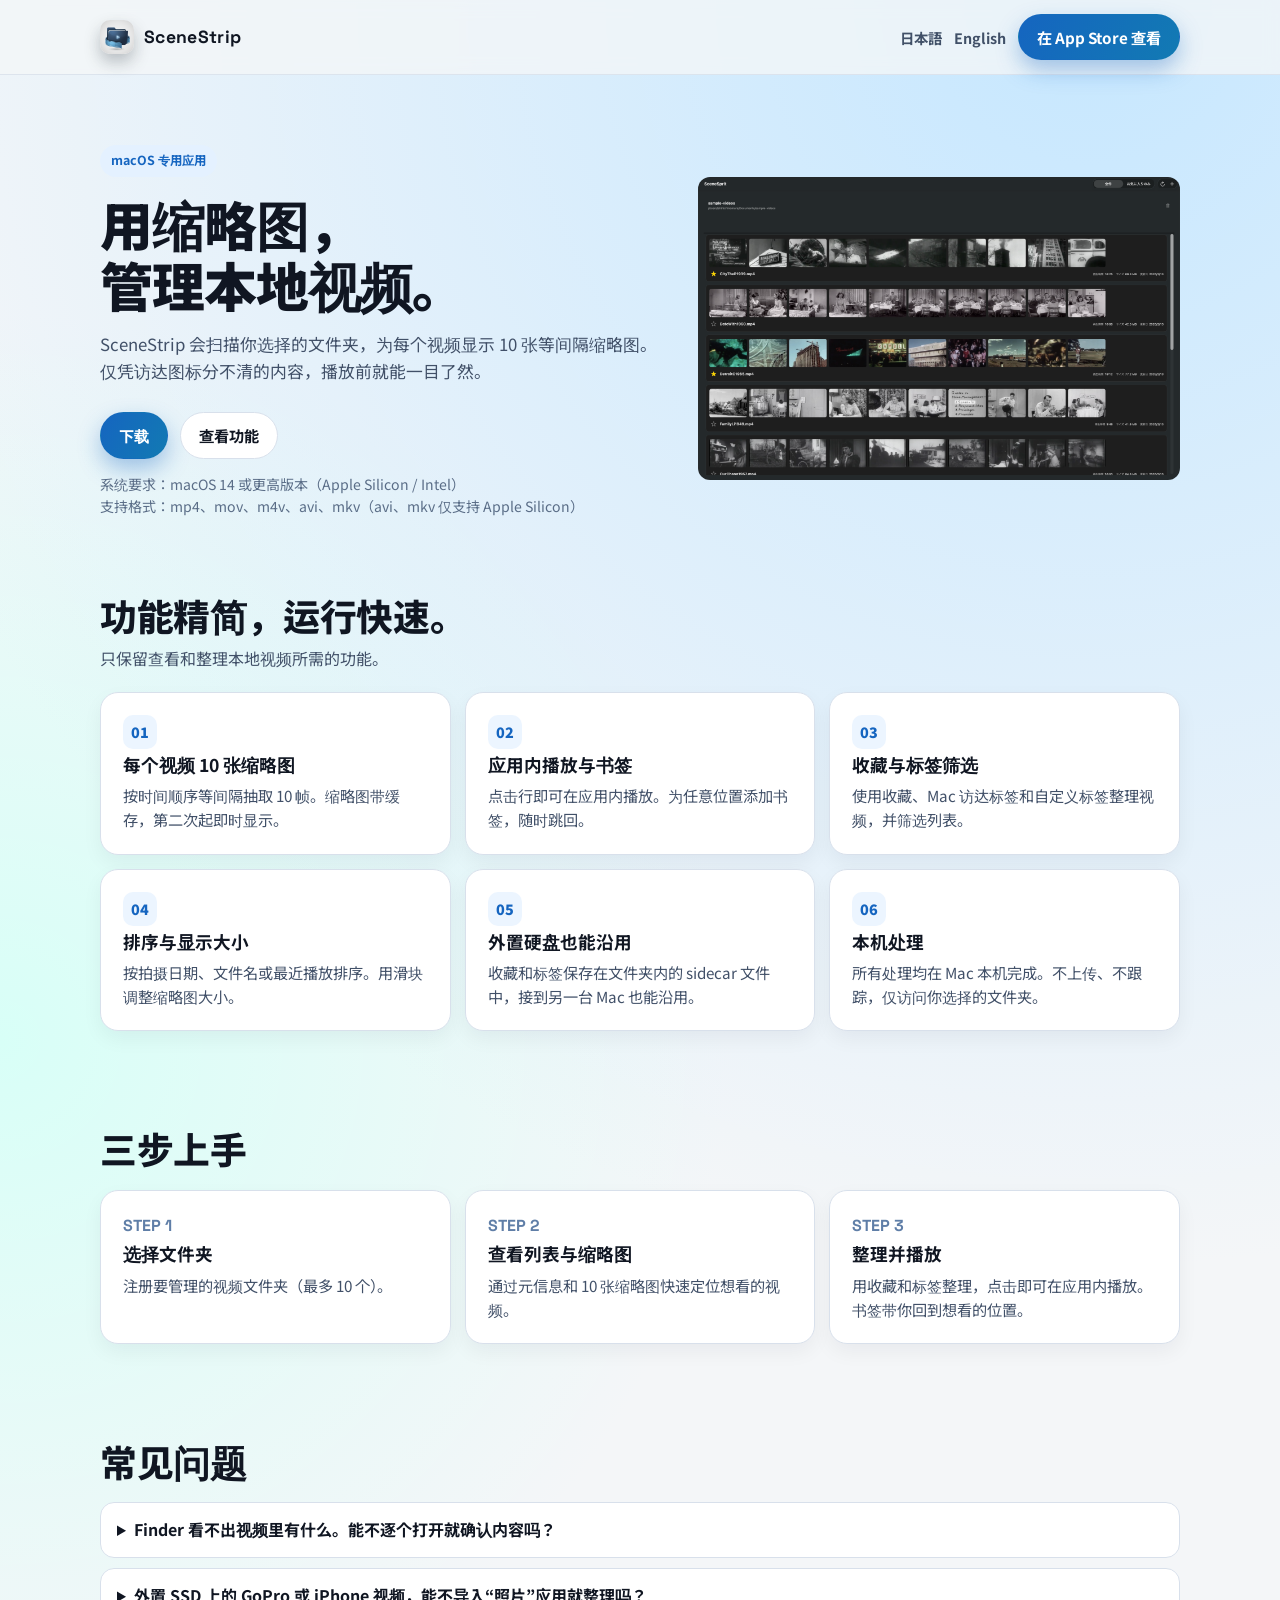
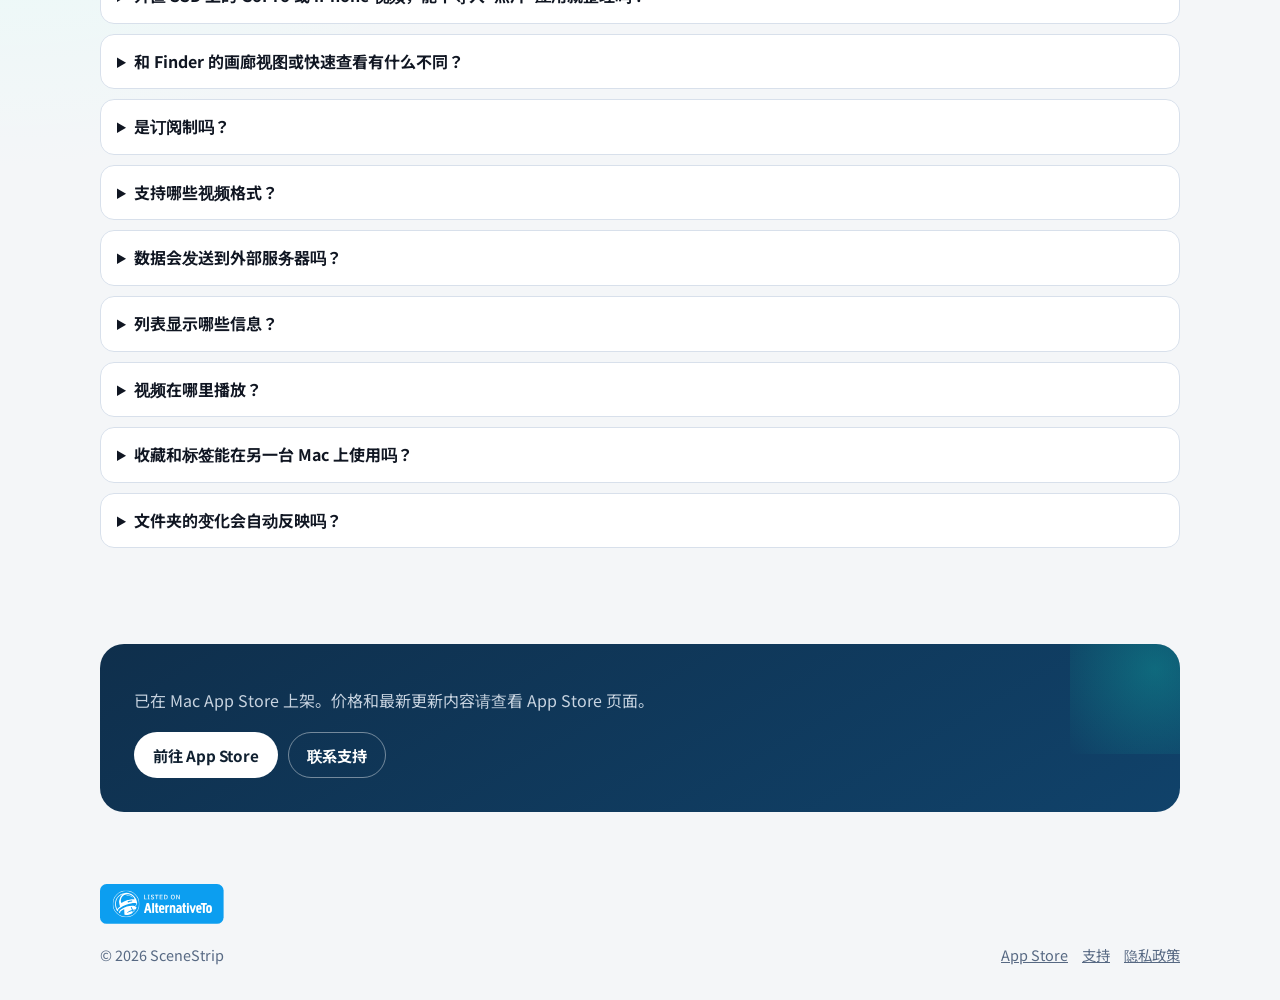
<file: public/zh/index.html>
<!doctype html>
<html lang="zh-Hans">
  <head>
    <meta charset="UTF-8" />
    <meta name="viewport" content="width=device-width, initial-scale=1.0" />
    <meta name="google-site-verification" content="QAWB_DFqbJ67yoJN5sh-e6iWXcxPh6-TODOH9izL2sg" />
    <title>SceneStrip | 在 Mac 上用缩略图整理和查看本地视频</title>
    <meta name="description" content="SceneStrip 会为文件夹中的每个本地视频显示 10 张缩略图，播放前即可了解内容。支持收藏、访达标签和书签。所有处理均在 Mac 本机完成。" />
    <link rel="canonical" href="https://scene-strip.pages.dev/zh/" />
    <link rel="alternate" hreflang="ja" href="https://scene-strip.pages.dev/" />
    <link rel="alternate" hreflang="en" href="https://scene-strip.pages.dev/en/" />
    <link rel="alternate" hreflang="zh-Hans" href="https://scene-strip.pages.dev/zh/" />
    <link rel="alternate" hreflang="x-default" href="https://scene-strip.pages.dev/en/" />
    <meta property="og:site_name" content="SceneStrip" />
    <meta property="og:title" content="SceneStrip | 在 Mac 上用缩略图整理和查看本地视频" />
    <meta property="og:description" content="SceneStrip 会为文件夹中的每个本地视频显示 10 张缩略图，播放前即可了解内容。支持收藏、访达标签和书签。所有处理均在 Mac 本机完成。" />
    <meta property="og:type" content="website" />
    <meta property="og:url" content="https://scene-strip.pages.dev/zh/" />
    <meta property="og:image" content="https://scene-strip.pages.dev/assets/og.png" />
    <meta property="og:image:width" content="1200" />
    <meta property="og:image:height" content="630" />
    <meta property="og:locale" content="zh_CN" />
    <meta name="twitter:card" content="summary_large_image" />
    <meta name="twitter:title" content="SceneStrip | 在 Mac 上用缩略图整理和查看本地视频" />
    <meta name="twitter:description" content="SceneStrip 会为文件夹中的每个本地视频显示 10 张缩略图，播放前即可了解内容。支持收藏、访达标签和书签。所有处理均在 Mac 本机完成。" />
    <meta name="twitter:image" content="https://scene-strip.pages.dev/assets/og.png" />
    <meta name="theme-color" content="#102030" />
    <link rel="icon" type="image/png" href="../assets/scenestrip-app-icon.png" />
    <link rel="apple-touch-icon" href="../assets/scenestrip-app-icon.png" />

    <link rel="preconnect" href="https://fonts.googleapis.com" />
    <link rel="preconnect" href="https://fonts.gstatic.com" crossorigin />
    <link
      href="https://fonts.googleapis.com/css2?family=Noto+Sans+JP:wght@400;500;700;900&family=Space+Grotesk:wght@500;700&display=swap"
      rel="stylesheet"
    />
    <link rel="stylesheet" href="../assets/site.css" />
    <script type="application/ld+json">
{
  "@context": "https://schema.org",
  "@type": "SoftwareApplication",
  "name": "SceneStrip",
  "operatingSystem": "macOS 14.0 or later",
  "applicationCategory": "MultimediaApplication",
  "description": "SceneStrip 会为文件夹中的每个本地视频显示 10 张缩略图，播放前即可了解内容。支持收藏、访达标签和书签。所有处理均在 Mac 本机完成。",
  "url": "https://scene-strip.pages.dev/zh/",
  "image": "https://scene-strip.pages.dev/assets/og.png",
  "installUrl": "https://apps.apple.com/app/id6759131614",
  "author": {
    "@type": "Person",
    "name": "Shinichi Nomura"
  },
  "inLanguage": "zh-Hans",
  "sameAs": [
    "https://apps.apple.com/app/id6759131614",
    "https://alternativeto.net/software/scenestrip/"
  ],
  "offers": {
    "@type": "Offer",
    "price": "0",
    "priceCurrency": "CNY",
    "category": "Free with in-app purchase",
    "description": "免费下载。注册 1 个文件夹免费，一次性应用内购买可解锁最多 10 个文件夹。",
    "availability": "https://schema.org/InStock",
    "url": "https://apps.apple.com/app/id6759131614"
  }
}
    </script>
    <script type="application/ld+json">
{
  "@context": "https://schema.org",
  "@type": "FAQPage",
  "inLanguage": "zh-Hans",
  "mainEntity": [
    {
      "@type": "Question",
      "name": "Finder 看不出视频里有什么。能不逐个打开就确认内容吗？",
      "acceptedAnswer": {
        "@type": "Answer",
        "text": "Finder 的图标只显示开头附近的一帧。把文件夹添加到 SceneStrip 后，每个视频会从头到尾等间隔截取 10 帧并横向排列，不用播放就能大致看出哪里拍了什么。"
      }
    },
    {
      "@type": "Question",
      "name": "外置 SSD 上的 GoPro 或 iPhone 视频，能不导入“照片”应用就整理吗？",
      "acceptedAnswer": {
        "@type": "Answer",
        "text": "可以。SceneStrip 直接读取文件夹，不导入也不复制文件。收藏和标签保存在文件夹内的 sidecar 文件中，把 SSD 接到另一台 Mac 也能直接使用。"
      }
    },
    {
      "@type": "Question",
      "name": "和 Finder 的画廊视图或快速查看有什么不同？",
      "acceptedAnswer": {
        "@type": "Answer",
        "text": "画廊视图和快速查看仍然是一次播放一个视频。SceneStrip 把文件夹内所有视频的 10 帧一起列出，缩略图会缓存，下次打开即时显示，还能按收藏和标签筛选、更改排序。"
      }
    },
    {
      "@type": "Question",
      "name": "是订阅制吗？",
      "acceptedAnswer": {
        "@type": "Answer",
        "text": "不是。免费下载，注册 1 个文件夹可一直免费使用。如需注册最多 10 个文件夹，可通过一次性应用内购买解锁全部功能，价格见 App Store 页面。"
      }
    },
    {
      "@type": "Question",
      "name": "支持哪些视频格式？",
      "acceptedAnswer": {
        "@type": "Answer",
        "text": "标准支持 mp4、mov、m4v、avi、mkv。avi / mkv 仅在 Apple Silicon 上支持。"
      }
    },
    {
      "@type": "Question",
      "name": "数据会发送到外部服务器吗？",
      "acceptedAnswer": {
        "@type": "Answer",
        "text": "不会。所有处理均在本机完成，不上传、不跟踪。"
      }
    },
    {
      "@type": "Question",
      "name": "列表显示哪些信息？",
      "acceptedAnswer": {
        "@type": "Answer",
        "text": "文件名、路径、大小、修改日期、时长和分辨率。"
      }
    },
    {
      "@type": "Question",
      "name": "视频在哪里播放？",
      "acceptedAnswer": {
        "@type": "Answer",
        "text": "点击行会打开应用内播放器。也可以在设置中改为用 macOS 默认应用打开。"
      }
    },
    {
      "@type": "Question",
      "name": "收藏和标签能在另一台 Mac 上使用吗？",
      "acceptedAnswer": {
        "@type": "Answer",
        "text": "可以。收藏和自定义标签保存在所管理文件夹内的 sidecar 文件中，连同外置硬盘接到另一台 Mac 也能沿用。"
      }
    },
    {
      "@type": "Question",
      "name": "文件夹的变化会自动反映吗？",
      "acceptedAnswer": {
        "@type": "Answer",
        "text": "不会。点击工具栏的“刷新”，只重新扫描新增、修改和删除的部分。"
      }
    }
  ]
}
    </script>
  </head>
  <body>
    <header class="topbar">
      <div class="wrap topbar-inner">
        <div class="brand">
          <span class="brand-mark">
            <img src="../assets/scenestrip-app-icon.png" alt="SceneStrip icon" />
          </span>
          SceneStrip
        </div>
        <div class="topbar-actions">
          <a class="lang-link" href="../">日本語</a>
          <a class="lang-link" href="../en/">English</a>
          <a class="btn btn-primary" href="https://apps.apple.com/app/apple-store/id6759131614?pt=271041&ct=lp-zh&mt=8" target="_blank" rel="noreferrer">在 App Store 查看</a>
        </div>
      </div>
    </header>

    <main>
      <section class="hero">
        <div class="wrap hero-grid">
          <div class="reveal">
            <span class="pill">macOS 专用应用</span>
            <h1>用缩略图，<br />管理本地视频。</h1>
            <p>
              SceneStrip 会扫描你选择的文件夹，为每个视频显示 10 张等间隔缩略图。仅凭访达图标分不清的内容，播放前就能一目了然。
            </p>
            <div class="hero-actions">
              <a class="btn btn-primary" id="download" href="https://apps.apple.com/app/apple-store/id6759131614?pt=271041&ct=lp-zh&mt=8" target="_blank" rel="noreferrer">下载</a>
              <a class="btn btn-secondary" href="#features">查看功能</a>
            </div>
            <div class="hero-note">
              系统要求：macOS 14 或更高版本（Apple Silicon / Intel）<br />支持格式：mp4、mov、m4v、avi、mkv（avi、mkv 仅支持 Apple Silicon）
            </div>
          </div>

          <aside class="preview reveal d-1" aria-label="SceneStrip 截图">
            <img class="preview-shot" src="../assets/ja.png" alt="SceneStrip 截图" width="3420" height="2146" loading="eager" />
          </aside>
        </div>
      </section>

      <section id="features">
        <div class="wrap">
          <div class="section-head reveal">
            <h2>功能精简，运行快速。</h2>
            <p class="lead">只保留查看和整理本地视频所需的功能。</p>
          </div>

          <div class="feature-grid">
            <article class="card reveal d-1">
              <div class="badge">01</div>
              <h3>每个视频 10 张缩略图</h3>
              <p>按时间顺序等间隔抽取 10 帧。缩略图带缓存，第二次起即时显示。</p>
            </article>
            <article class="card reveal d-1">
              <div class="badge">02</div>
              <h3>应用内播放与书签</h3>
              <p>点击行即可在应用内播放。为任意位置添加书签，随时跳回。</p>
            </article>
            <article class="card reveal d-1">
              <div class="badge">03</div>
              <h3>收藏与标签筛选</h3>
              <p>使用收藏、Mac 访达标签和自定义标签整理视频，并筛选列表。</p>
            </article>
            <article class="card reveal d-1">
              <div class="badge">04</div>
              <h3>排序与显示大小</h3>
              <p>按拍摄日期、文件名或最近播放排序。用滑块调整缩略图大小。</p>
            </article>
            <article class="card reveal d-1">
              <div class="badge">05</div>
              <h3>外置硬盘也能沿用</h3>
              <p>收藏和标签保存在文件夹内的 sidecar 文件中，接到另一台 Mac 也能沿用。</p>
            </article>
            <article class="card reveal d-1">
              <div class="badge">06</div>
              <h3>本机处理</h3>
              <p>所有处理均在 Mac 本机完成。不上传、不跟踪，仅访问你选择的文件夹。</p>
            </article>
          </div>
        </div>
      </section>

      <section>
        <div class="wrap">
          <div class="section-head reveal">
            <h2>三步上手</h2>
          </div>
          <div class="steps">
            <article class="card reveal d-1">
              <div class="step-number">STEP 1</div>
              <h3>选择文件夹</h3>
              <p>注册要管理的视频文件夹（最多 10 个）。</p>
            </article>
            <article class="card reveal d-1">
              <div class="step-number">STEP 2</div>
              <h3>查看列表与缩略图</h3>
              <p>通过元信息和 10 张缩略图快速定位想看的视频。</p>
            </article>
            <article class="card reveal d-1">
              <div class="step-number">STEP 3</div>
              <h3>整理并播放</h3>
              <p>用收藏和标签整理，点击即可在应用内播放。书签带你回到想看的位置。</p>
            </article>
          </div>
        </div>
      </section>

      <section id="faq">
        <div class="wrap">
          <div class="section-head reveal">
            <h2>常见问题</h2>
          </div>
          <div class="faq">
            <details class="reveal d-1">
              <summary>Finder 看不出视频里有什么。能不逐个打开就确认内容吗？</summary>
              <p>Finder 的图标只显示开头附近的一帧。把文件夹添加到 SceneStrip 后，每个视频会从头到尾等间隔截取 10 帧并横向排列，不用播放就能大致看出哪里拍了什么。</p>
            </details>
            <details class="reveal d-1">
              <summary>外置 SSD 上的 GoPro 或 iPhone 视频，能不导入“照片”应用就整理吗？</summary>
              <p>可以。SceneStrip 直接读取文件夹，不导入也不复制文件。收藏和标签保存在文件夹内的 sidecar 文件中，把 SSD 接到另一台 Mac 也能直接使用。</p>
            </details>
            <details class="reveal d-1">
              <summary>和 Finder 的画廊视图或快速查看有什么不同？</summary>
              <p>画廊视图和快速查看仍然是一次播放一个视频。SceneStrip 把文件夹内所有视频的 10 帧一起列出，缩略图会缓存，下次打开即时显示，还能按收藏和标签筛选、更改排序。</p>
            </details>
            <details class="reveal d-1">
              <summary>是订阅制吗？</summary>
              <p>不是。免费下载，注册 1 个文件夹可一直免费使用。如需注册最多 10 个文件夹，可通过一次性应用内购买解锁全部功能，价格见 App Store 页面。</p>
            </details>
            <details class="reveal d-1">
              <summary>支持哪些视频格式？</summary>
              <p>标准支持 mp4、mov、m4v、avi、mkv。avi / mkv 仅在 Apple Silicon 上支持。</p>
            </details>
            <details class="reveal d-1">
              <summary>数据会发送到外部服务器吗？</summary>
              <p>不会。所有处理均在本机完成，不上传、不跟踪。</p>
            </details>
            <details class="reveal d-1">
              <summary>列表显示哪些信息？</summary>
              <p>文件名、路径、大小、修改日期、时长和分辨率。</p>
            </details>
            <details class="reveal d-1">
              <summary>视频在哪里播放？</summary>
              <p>点击行会打开应用内播放器。也可以在设置中改为用 macOS 默认应用打开。</p>
            </details>
            <details class="reveal d-1">
              <summary>收藏和标签能在另一台 Mac 上使用吗？</summary>
              <p>可以。收藏和自定义标签保存在所管理文件夹内的 sidecar 文件中，连同外置硬盘接到另一台 Mac 也能沿用。</p>
            </details>
            <details class="reveal d-1">
              <summary>文件夹的变化会自动反映吗？</summary>
              <p>不会。点击工具栏的“刷新”，只重新扫描新增、修改和删除的部分。</p>
            </details>
          </div>
        </div>
      </section>

      <section>
        <div class="wrap">
          <div class="cta reveal d-2">
            <p>已在 Mac App Store 上架。价格和最新更新内容请查看 App Store 页面。</p>
            <div class="cta-actions">
              <a class="btn btn-light" href="https://apps.apple.com/app/apple-store/id6759131614?pt=271041&ct=lp-zh&mt=8" target="_blank" rel="noreferrer">前往 App Store</a>
              <a class="btn btn-ghost" href="../support/">联系支持</a>
            </div>
          </div>
        </div>
      </section>
    </main>

    <footer>
      <div class="wrap footer-badges">
        <a href="https://alternativeto.net/software/scenestrip/about/?utm_source=badge&amp;utm_medium=referral" target="_blank" rel="noreferrer">
          <img src="../assets/alternativeto-badge.svg" alt="SceneStrip | AlternativeTo" width="124" height="40" loading="lazy" />
        </a>
      </div>
      <div class="wrap footer-row">
        <div>© 2026 SceneStrip</div>
        <nav class="footer-links" aria-label="页脚链接">
          <a href="https://apps.apple.com/app/apple-store/id6759131614?pt=271041&ct=lp-zh&mt=8" target="_blank" rel="noreferrer">App Store</a>
          <a href="../support/">支持</a>
          <a href="https://docs.google.com/document/d/1pVm2S9oHly6JCmbHHAyeSXmJsscQcIaRNTYm9WiJyhc/edit?tab=t.0#heading=h.snxzxwqq87kl" target="_blank" rel="noreferrer">隐私政策</a>
        </nav>
      </div>
    </footer>
  </body>
</html>
</file>
<file: public/assets/site.css>
:root {
  --bg-0: #f4f6f8;
  --bg-1: #ffffff;
  --ink-0: #101622;
  --ink-1: #415068;
  --line: #d8e0eb;
  --accent: #1565c0;
  --accent-2: #0ea5a0;
  --accent-soft: #e4f1ff;
  --radius: 18px;
  --shadow: 0 18px 38px rgba(16, 22, 34, 0.1);
}

* {
  box-sizing: border-box;
}

body {
  margin: 0;
  min-height: 100vh;
  color: var(--ink-0);
  background:
    radial-gradient(circle at 85% 0%, #c6e7ff 0%, rgba(198, 231, 255, 0) 45%),
    radial-gradient(circle at 0% 40%, #d8fff7 0%, rgba(216, 255, 247, 0) 36%),
    var(--bg-0);
  font-family: "Noto Sans JP", sans-serif;
  line-height: 1.6;
}

.wrap {
  width: min(1080px, 92vw);
  margin: 0 auto;
}

.topbar {
  position: sticky;
  top: 0;
  backdrop-filter: blur(8px);
  background: rgba(244, 246, 248, 0.78);
  border-bottom: 1px solid rgba(216, 224, 235, 0.8);
  z-index: 10;
}

.topbar-inner {
  display: flex;
  align-items: center;
  justify-content: space-between;
  padding: 14px 0;
}

.topbar-actions {
  display: inline-flex;
  align-items: center;
  gap: 12px;
}

.brand {
  display: inline-flex;
  align-items: center;
  gap: 10px;
  font-family: "Space Grotesk", sans-serif;
  font-size: 1.1rem;
  font-weight: 700;
  letter-spacing: 0.02em;
}

.brand-mark {
  width: 34px;
  aspect-ratio: 1;
  border-radius: 10px;
  overflow: hidden;
  box-shadow: 0 8px 16px rgba(16, 22, 34, 0.25);
}

.brand-mark img {
  display: block;
  width: 100%;
  height: 100%;
  object-fit: cover;
}

.btn {
  display: inline-flex;
  align-items: center;
  justify-content: center;
  border-radius: 999px;
  border: 1px solid transparent;
  padding: 10px 18px;
  font-size: 0.95rem;
  font-weight: 700;
  text-decoration: none;
  transition: transform 180ms ease, box-shadow 180ms ease, background-color 180ms ease;
}

.btn-primary {
  color: #fff;
  background: linear-gradient(120deg, var(--accent), #127ab3);
  box-shadow: 0 10px 22px rgba(21, 101, 192, 0.35);
}

.btn-primary:hover {
  transform: translateY(-1px);
}

.btn-secondary {
  color: var(--ink-0);
  border-color: var(--line);
  background: #fff;
}

.lang-link {
  color: var(--ink-1);
  font-size: 0.9rem;
  font-weight: 700;
  text-decoration: none;
}

.lang-link:hover {
  text-decoration: underline;
}

.hero {
  padding: 70px 0 28px;
}

.hero-grid {
  display: grid;
  gap: 32px;
  grid-template-columns: 1.08fr 0.92fr;
  align-items: center;
}

.pill {
  display: inline-flex;
  align-items: center;
  gap: 6px;
  padding: 6px 11px;
  border-radius: 999px;
  background: var(--accent-soft);
  color: var(--accent);
  font-size: 0.78rem;
  font-weight: 700;
}

h1,
h2,
h3 {
  margin: 0;
  line-height: 1.15;
}

h1 {
  margin-top: 16px;
  font-size: clamp(2.1rem, 5vw, 3.3rem);
  font-weight: 900;
  letter-spacing: -0.02em;
}

.hero p {
  margin: 16px 0 0;
  font-size: 1.05rem;
  color: var(--ink-1);
}

.hero-actions {
  margin-top: 28px;
  display: flex;
  gap: 12px;
  flex-wrap: wrap;
}

.hero-note {
  margin-top: 14px;
  font-size: 0.88rem;
  color: #5a6d87;
}

.preview {
  padding: 0;
}

.preview-shot {
  width: 100%;
  height: auto;
  border-radius: 12px;
}

section {
  padding: 48px 0;
}

.section-head {
  margin-bottom: 20px;
}

h2 {
  font-size: clamp(1.6rem, 3.5vw, 2.3rem);
  font-weight: 800;
  letter-spacing: -0.01em;
}

.lead {
  margin-top: 10px;
  color: var(--ink-1);
}

.feature-grid {
  display: grid;
  grid-template-columns: repeat(3, minmax(0, 1fr));
  gap: 14px;
}

.card {
  background: var(--bg-1);
  border-radius: var(--radius);
  padding: 22px;
  border: 1px solid var(--line);
  box-shadow: 0 8px 20px rgba(16, 22, 34, 0.05);
}

.card h3 {
  margin-top: 6px;
  font-size: 1.1rem;
}

.card p {
  margin: 8px 0 0;
  font-size: 0.95rem;
  color: var(--ink-1);
}

.badge {
  width: 34px;
  aspect-ratio: 1;
  border-radius: 10px;
  display: grid;
  place-items: center;
  background: #ecf5ff;
  color: var(--accent);
  font-size: 0.9rem;
  font-weight: 900;
}

.steps {
  display: grid;
  grid-template-columns: repeat(3, minmax(0, 1fr));
  gap: 14px;
}

.step-number {
  font-family: "Space Grotesk", sans-serif;
  font-weight: 700;
  color: #5f7ea7;
}

.faq {
  display: grid;
  gap: 10px;
}

details {
  background: #fff;
  border: 1px solid var(--line);
  border-radius: 14px;
  padding: 14px 16px;
}

summary {
  cursor: pointer;
  font-weight: 700;
}

details p {
  margin: 9px 0 0;
  color: var(--ink-1);
}

.cta {
  background: linear-gradient(150deg, #0f2f4c, #10426a);
  border-radius: calc(var(--radius) + 6px);
  color: #f0f7ff;
  padding: 34px;
  overflow: hidden;
  position: relative;
}

.cta::before {
  content: "";
  position: absolute;
  right: -60px;
  top: -60px;
  width: 170px;
  aspect-ratio: 1;
  background: radial-gradient(circle, rgba(14, 165, 160, 0.42), rgba(14, 165, 160, 0));
}

.cta p {
  color: rgba(240, 247, 255, 0.82);
  margin-top: 10px;
}

.cta-actions {
  margin-top: 18px;
  display: flex;
  gap: 10px;
  flex-wrap: wrap;
}

.btn-light {
  background: #fff;
  color: #102030;
}

.btn-ghost {
  border-color: rgba(255, 255, 255, 0.42);
  color: #fff;
  background: transparent;
}

footer {
  padding: 24px 0 34px;
  color: #576983;
  font-size: 0.9rem;
}

.footer-row {
  display: flex;
  justify-content: space-between;
  gap: 12px;
  flex-wrap: wrap;
}

.footer-links {
  display: flex;
  gap: 14px;
  flex-wrap: wrap;
}

.footer-links a {
  color: inherit;
}

.footer-badges {
  margin-bottom: 14px;
}

.footer-badges a {
  display: inline-block;
  line-height: 0;
}

.footer-badges img {
  height: 40px;
  width: auto;
}

.reveal {
  opacity: 0;
  transform: translateY(16px);
  animation: rise-in 540ms cubic-bezier(0.22, 1, 0.36, 1) forwards;
}

.d-1 {
  animation-delay: 120ms;
}

.d-2 {
  animation-delay: 240ms;
}

@keyframes rise-in {
  to {
    opacity: 1;
    transform: translateY(0);
  }
}

@media (prefers-reduced-motion: reduce) {
  .reveal {
    animation: none;
    opacity: 1;
    transform: none;
  }

  .btn {
    transition: none;
  }
}

@media (max-width: 900px) {
  .hero-grid {
    grid-template-columns: 1fr;
  }

  .feature-grid,
  .steps {
    grid-template-columns: 1fr;
  }

  .cta {
    padding: 26px;
  }
}
</file>
